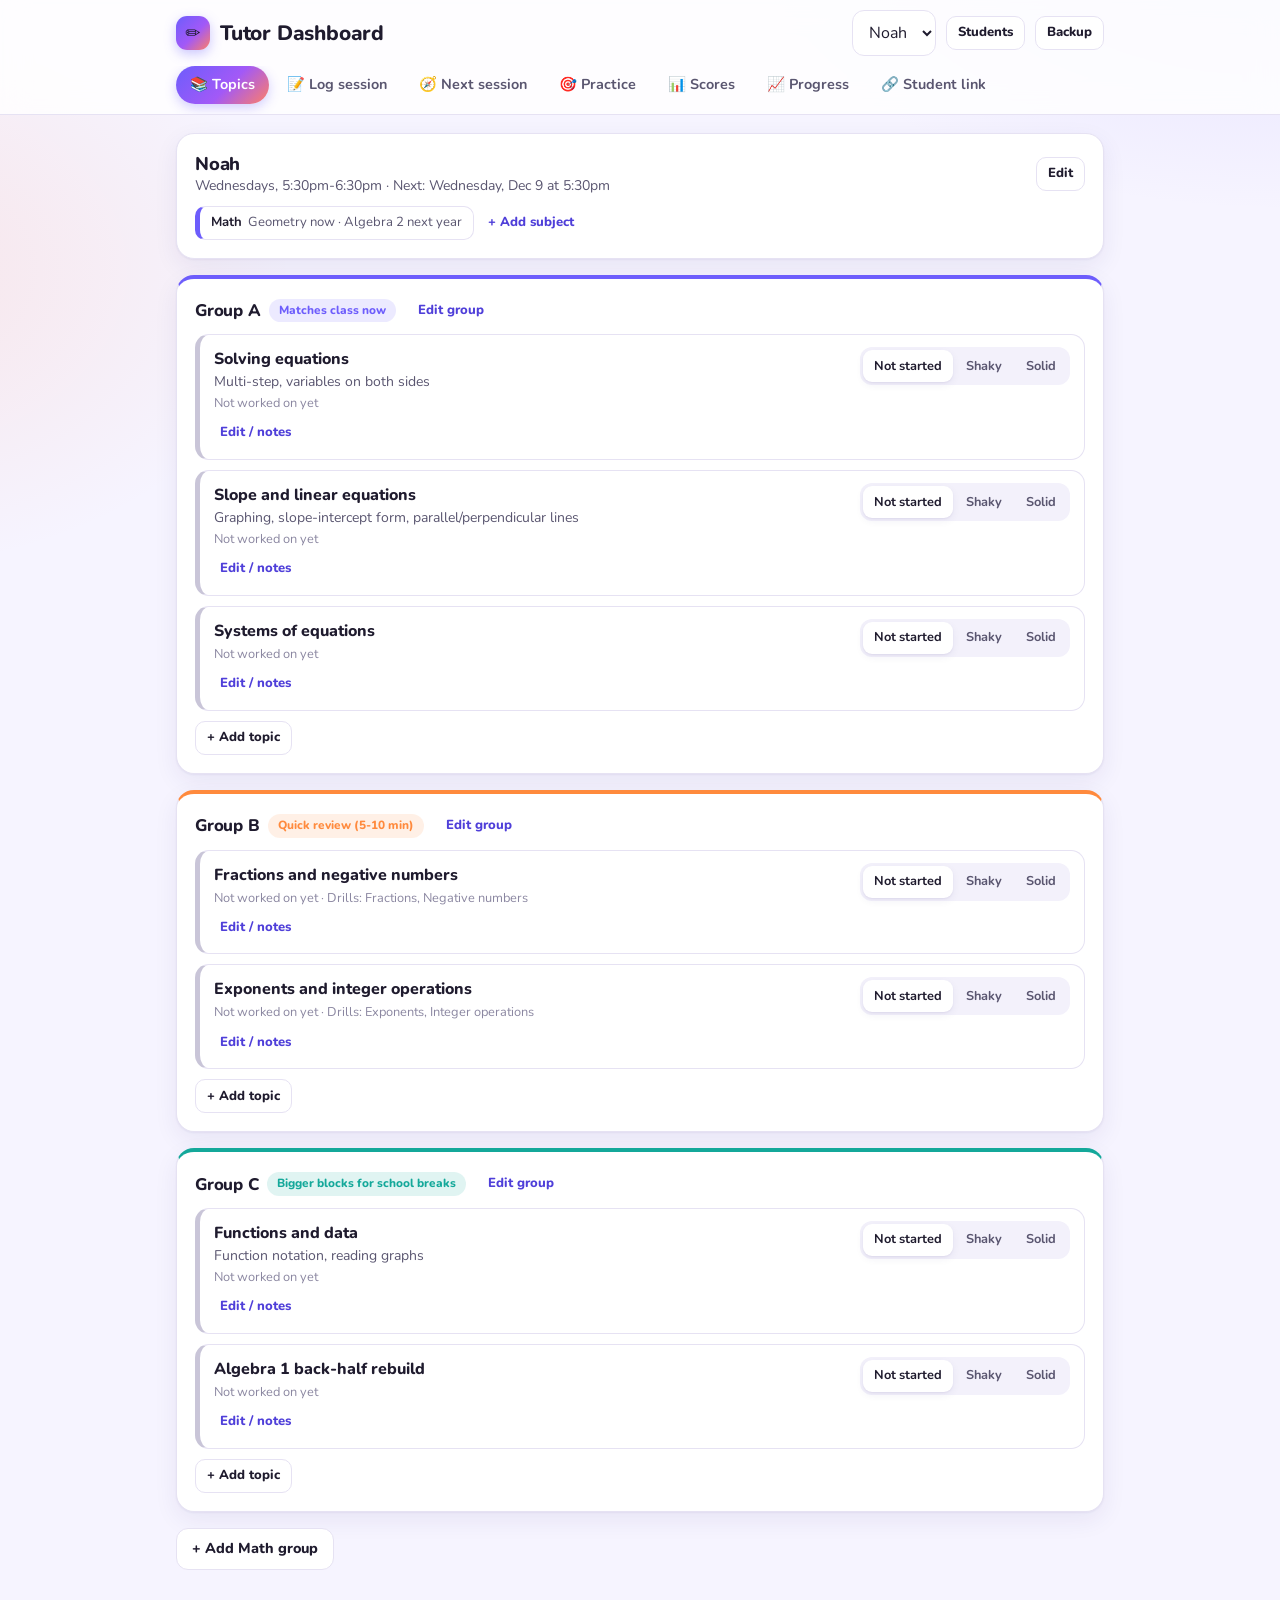
<file: index.html>
<!doctype html>
<html lang="en">
<head>
  <meta charset="utf-8">
  <meta name="viewport" content="width=device-width, initial-scale=1">
  <meta name="theme-color" content="#6d5dfc">
  <title>Tutor Dashboard</title>
  <link rel="preconnect" href="https://fonts.googleapis.com">
  <link rel="preconnect" href="https://fonts.gstatic.com" crossorigin>
  <link rel="stylesheet" href="https://fonts.googleapis.com/css2?family=Nunito:wght@400;600;700;800;900&display=swap">
  <link rel="stylesheet" href="css/style.css">
</head>
<body>
  <header class="topbar">
    <div class="topbar-inner">
      <h1><span class="logo" aria-hidden="true">✏️</span>Tutor Dashboard</h1>
      <select id="studentPicker" aria-label="Choose student" style="width:auto;max-width:180px"></select>
      <button class="btn small" data-act="goRoster">Students</button>
      <button class="btn small" data-act="goBackup">Backup</button>
    </div>
    <nav class="tabs" id="tabs" aria-label="Sections"></nav>
  </header>

  <main class="wrap" id="view"></main>

  <dialog id="dlg"><form method="dialog" id="dlgForm"></form></dialog>

  <script src="js/common.js"></script>
  <script src="js/tutor.js"></script>
</body>
</html>
</file>
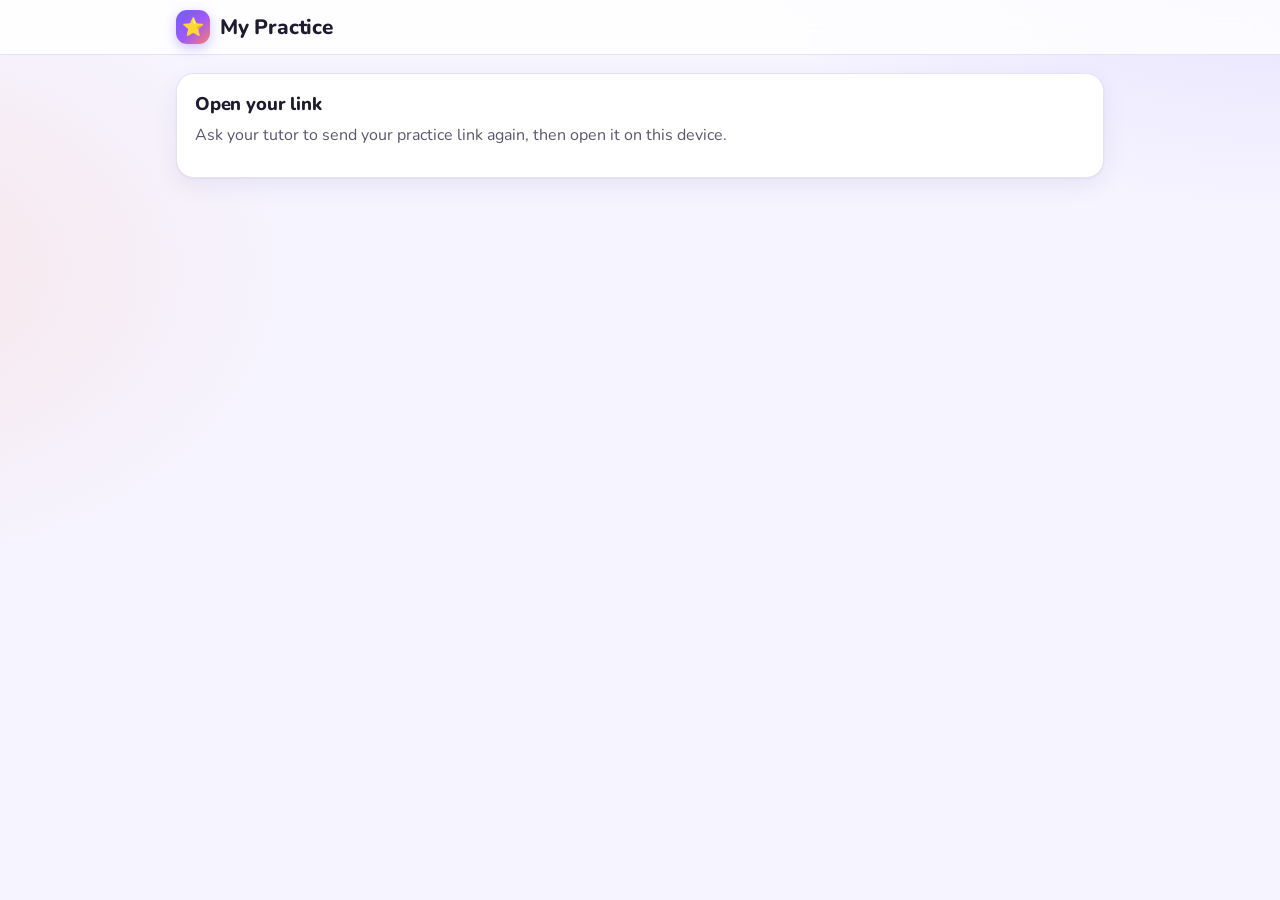
<file: student.html>
<!doctype html>
<html lang="en">
<head>
  <meta charset="utf-8">
  <meta name="viewport" content="width=device-width, initial-scale=1">
  <meta name="theme-color" content="#6d5dfc">
  <meta name="robots" content="noindex">
  <title>My Practice</title>
  <link rel="preconnect" href="https://fonts.googleapis.com">
  <link rel="preconnect" href="https://fonts.gstatic.com" crossorigin>
  <link rel="stylesheet" href="https://fonts.googleapis.com/css2?family=Nunito:wght@400;600;700;800;900&display=swap">
  <link rel="stylesheet" href="css/style.css">
</head>
<body>
  <header class="topbar">
    <div class="topbar-inner"><h1><span class="logo" aria-hidden="true">⭐</span><span id="title">My Practice</span></h1></div>
  </header>
  <main class="wrap" id="view"></main>

  <script src="js/common.js"></script>
  <script src="js/drills.js"></script>
  <script src="js/student.js"></script>
</body>
</html>
</file>
<file: css/style.css>
:root {
  color-scheme: light;
  --bg: #f6f4ff;
  --bg-glow-1: rgba(139, 125, 255, .18);
  --bg-glow-2: rgba(255, 138, 101, .14);
  --surface: #ffffff;
  --surface-2: #f3f1fb;
  --border: #e6e2f3;
  --text: #1f1b2e;
  --text-2: #5a5670;
  --text-3: #8b87a1;
  --accent: #6d5dfc;
  --accent-ink: #4f3fd9;
  --accent-soft: #eeebff;
  --brand: linear-gradient(135deg, #6d5dfc 0%, #a259f7 55%, #ff7f66 100%);
  --danger: #d6455d;
  --series-1: #2a78d6;
  --series-2: #eb6834;
  --st-none: #c9c5d8;
  --st-shaky: #fab219;
  --st-solid: #1fb36b;
  --st-shaky-ink: #8a5a00;
  --st-shaky-soft: #fff4d9;
  --st-solid-ink: #0b7a45;
  --st-solid-soft: #e0f7ea;
  --k-school: #6d5dfc;
  --k-fluency: #ff8a3d;
  --k-break: #14a89a;
  --k-other: #8b87a1;
  --subj-0: #6d5dfc;
  --subj-1: #ff7f66;
  --subj-2: #14a89a;
  --subj-3: #e0559a;
  --subj-4: #2a78d6;
  --radius: 18px;
  --shadow: 0 1px 2px rgba(40, 25, 110, .05), 0 8px 24px rgba(40, 25, 110, .07);
  --shadow-sm: 0 1px 2px rgba(40, 25, 110, .06), 0 3px 8px rgba(40, 25, 110, .06);
}
@media (prefers-color-scheme: dark) {
  :root:not([data-theme="light"]) {
    color-scheme: dark;
    --bg: #13111b;
    --bg-glow-1: rgba(139, 125, 255, .14);
    --bg-glow-2: rgba(255, 138, 101, .08);
    --surface: #1d1a28;
    --surface-2: #272336;
    --border: #353048;
    --text: #f3f1fa;
    --text-2: #c5c0da;
    --text-3: #908ba8;
    --accent: #8b7dff;
    --accent-ink: #b9b0ff;
    --accent-soft: #2b2650;
    --danger: #f07386;
    --series-1: #3987e5;
    --series-2: #d95926;
    --st-none: #4d4862;
    --st-shaky-ink: #fbc34d;
    --st-shaky-soft: #3a3020;
    --st-solid-ink: #5fdc9c;
    --st-solid-soft: #183527;
    --k-school: #8b7dff;
    --k-fluency: #ff9a55;
    --k-break: #2cc4b4;
    --subj-0: #8b7dff;
    --subj-1: #ff8f78;
    --subj-2: #2cc4b4;
    --subj-3: #ef6fae;
    --subj-4: #4b97ee;
    --shadow: 0 1px 2px rgba(0, 0, 0, .3), 0 8px 24px rgba(0, 0, 0, .25);
    --shadow-sm: 0 1px 2px rgba(0, 0, 0, .3);
  }
}
:root[data-theme="dark"] {
  color-scheme: dark;
  --bg: #13111b; --bg-glow-1: rgba(139, 125, 255, .14); --bg-glow-2: rgba(255, 138, 101, .08);
  --surface: #1d1a28; --surface-2: #272336; --border: #353048;
  --text: #f3f1fa; --text-2: #c5c0da; --text-3: #908ba8;
  --accent: #8b7dff; --accent-ink: #b9b0ff; --accent-soft: #2b2650; --danger: #f07386;
  --series-1: #3987e5; --series-2: #d95926; --st-none: #4d4862;
  --st-shaky-ink: #fbc34d; --st-shaky-soft: #3a3020; --st-solid-ink: #5fdc9c; --st-solid-soft: #183527;
  --k-school: #8b7dff; --k-fluency: #ff9a55; --k-break: #2cc4b4;
  --subj-0: #8b7dff; --subj-1: #ff8f78; --subj-2: #2cc4b4; --subj-3: #ef6fae; --subj-4: #4b97ee;
  --shadow: 0 1px 2px rgba(0, 0, 0, .3), 0 8px 24px rgba(0, 0, 0, .25); --shadow-sm: 0 1px 2px rgba(0, 0, 0, .3);
}

* { box-sizing: border-box; }
html { -webkit-text-size-adjust: 100%; }
body {
  margin: 0;
  min-height: 100vh;
  background:
    radial-gradient(900px 500px at 100% -10%, var(--bg-glow-1), transparent 60%),
    radial-gradient(700px 500px at -10% 30%, var(--bg-glow-2), transparent 60%),
    var(--bg);
  background-attachment: fixed;
  color: var(--text);
  font: 16px/1.5 "Nunito", system-ui, -apple-system, "Segoe UI", Roboto, sans-serif;
}
a { color: var(--accent-ink); }
h1, h2, h3 { line-height: 1.25; margin: 0 0 .5rem; font-weight: 800; letter-spacing: -.01em; }
h1 { font-size: 1.3rem; }
h2 { font-size: 1.15rem; }
h3 { font-size: 1rem; }
p { margin: 0 0 .75rem; }
.muted { color: var(--text-2); }
.small { font-size: .875rem; }
.hidden { display: none !important; }

/* Layout */
.topbar {
  position: sticky; top: 0; z-index: 10;
  background: color-mix(in srgb, var(--surface) 82%, transparent);
  -webkit-backdrop-filter: blur(14px); backdrop-filter: blur(14px);
  border-bottom: 1px solid var(--border);
}
.topbar-inner {
  max-width: 960px; margin: 0 auto; padding: 10px 16px;
  display: flex; align-items: center; gap: 10px; flex-wrap: wrap;
}
.topbar h1 { margin: 0; flex: 1; min-width: 140px; display: flex; align-items: center; gap: 10px; }
.logo {
  width: 34px; height: 34px; border-radius: 11px; background: var(--brand); flex: none;
  display: grid; place-items: center; font-size: 18px; box-shadow: 0 4px 12px rgba(109, 93, 252, .35);
}
@media (max-width: 520px) { .topbar h1 { flex-basis: 100%; } .topbar select { flex: 1; } }
.wrap { max-width: 960px; margin: 0 auto; padding: 18px 16px 40px; }
.tabs {
  display: flex; gap: 4px; overflow-x: auto; scrollbar-width: none;
  max-width: 960px; margin: 0 auto; padding: 0 16px 10px;
}
.tabs::-webkit-scrollbar { display: none; }
.tab {
  flex: none; border: 0; background: transparent; color: var(--text-2);
  padding: 8px 14px; border-radius: 999px; font: inherit; font-size: .9rem; font-weight: 700; cursor: pointer;
  transition: background .15s, color .15s;
}
.tab:hover { background: var(--surface-2); color: var(--text); }
.tab[aria-selected="true"] { background: var(--brand); color: #fff; box-shadow: 0 4px 12px rgba(109, 93, 252, .3); }

.card {
  background: var(--surface); border: 1px solid var(--border);
  border-radius: var(--radius); padding: 18px; margin-bottom: 16px; box-shadow: var(--shadow);
}
.card-head { display: flex; align-items: center; justify-content: space-between; gap: 8px; flex-wrap: wrap; margin-bottom: 10px; }
.card-head h2, .card-head h3 { margin: 0; }
.grid-2 { display: grid; gap: 16px; grid-template-columns: 1fr; }
@media (min-width: 720px) { .grid-2 { grid-template-columns: 1fr 1fr; } }
.row { display: flex; gap: 8px; flex-wrap: wrap; align-items: center; }
.row > .grow { flex: 1; min-width: 0; }
.stack > * + * { margin-top: 8px; }

.subject-title {
  display: flex; align-items: center; gap: 10px; margin: 24px 0 12px; font-size: 1.3rem;
}
.subject-title::before {
  content: ""; width: 12px; height: 12px; border-radius: 4px; background: var(--subj, var(--accent)); transform: rotate(45deg);
}

/* Forms */
label { display: block; font-size: .85rem; font-weight: 700; color: var(--text-2); margin-bottom: 5px; }
input, select, textarea {
  width: 100%; font: inherit; font-size: 16px; color: var(--text);
  background: var(--surface); border: 1.5px solid var(--border); border-radius: 12px;
  padding: 10px 12px; transition: border-color .15s, box-shadow .15s;
}
textarea { min-height: 76px; resize: vertical; }
input:focus, select:focus, textarea:focus { outline: none; border-color: var(--accent); box-shadow: 0 0 0 4px var(--accent-soft); }
button:focus-visible, a:focus-visible { outline: 3px solid var(--accent); outline-offset: 2px; }
input[type="checkbox"] { width: 22px; height: 22px; margin: 0; accent-color: var(--accent); flex: none; padding: 0; }
.field { margin-bottom: 14px; }
.fields { display: grid; gap: 0 12px; grid-template-columns: 1fr; }
@media (min-width: 560px) { .fields { grid-template-columns: 1fr 1fr; } }
.fields .full { grid-column: 1 / -1; }

.btn {
  display: inline-flex; align-items: center; justify-content: center; gap: 6px;
  font: inherit; font-size: .9rem; font-weight: 800; cursor: pointer;
  border-radius: 12px; padding: 9px 15px; border: 1.5px solid var(--border);
  background: var(--surface); color: var(--text); text-decoration: none; min-height: 42px;
  transition: transform .1s, box-shadow .15s, background .15s, border-color .15s;
}
.btn:hover { border-color: var(--accent); color: var(--accent-ink); }
.btn:active { transform: scale(.97); }
.btn:disabled { opacity: .5; cursor: default; }
.btn.primary { background: var(--brand); border-color: transparent; color: #fff; box-shadow: 0 4px 14px rgba(109, 93, 252, .3); }
.btn.primary:hover { color: #fff; box-shadow: 0 6px 18px rgba(109, 93, 252, .4); }
.btn.danger { color: var(--danger); }
.btn.small { padding: 5px 11px; min-height: 34px; font-size: .82rem; border-radius: 10px; }
.btn.link { border: 0; background: none; padding: 4px 6px; min-height: 0; color: var(--accent-ink); box-shadow: none; }
.btn.link:hover { text-decoration: underline; }
.btn.link.danger { color: var(--danger); }
.btn.block { width: 100%; }
.chip { border-radius: 999px; }
.chip[aria-pressed="true"] { background: var(--accent-soft); color: var(--accent-ink); border-color: var(--accent); }
.subj-btn { border-left: 5px solid var(--subj, var(--accent)); }

/* Status */
.seg { display: inline-flex; background: var(--surface-2); border-radius: 12px; padding: 3px; gap: 2px; }
.seg button {
  font: inherit; font-size: .8rem; font-weight: 700; border: 0; background: transparent; color: var(--text-2);
  padding: 6px 11px; cursor: pointer; min-height: 32px; border-radius: 9px; transition: background .15s, color .15s;
}
.seg button:hover { color: var(--text); }
.seg button[aria-pressed="true"][data-s="none"] { background: var(--surface); color: var(--text); box-shadow: var(--shadow-sm); }
.seg button[aria-pressed="true"][data-s="shaky"] { background: var(--st-shaky); color: #2b1d00; box-shadow: var(--shadow-sm); }
.seg button[aria-pressed="true"][data-s="solid"] { background: var(--st-solid); color: #fff; box-shadow: var(--shadow-sm); }

.pill {
  display: inline-flex; align-items: center; gap: 5px; font-size: .76rem; font-weight: 800;
  border-radius: 999px; padding: 3px 10px; background: var(--surface-2); color: var(--text-2); white-space: nowrap;
}
.pill .dot { width: 8px; height: 8px; border-radius: 50%; background: var(--st-none); }
.pill.shaky { color: var(--st-shaky-ink); background: var(--st-shaky-soft); }
.pill.shaky .dot { background: var(--st-shaky); }
.pill.solid { color: var(--st-solid-ink); background: var(--st-solid-soft); }
.pill.solid .dot { background: var(--st-solid); }
.pill.info { background: var(--accent-soft); color: var(--accent-ink); }

/* Groups and topics */
.group { --k: var(--k-other); border-top: 4px solid var(--k); }
.group.kind-school { --k: var(--k-school); }
.group.kind-fluency { --k: var(--k-fluency); }
.group.kind-break { --k: var(--k-break); }
.group-head { display: flex; align-items: center; gap: 8px; flex-wrap: wrap; margin-bottom: 10px; }
.group-head h3 { margin: 0; font-size: 1.05rem; }
.kind-tag {
  font-size: .74rem; font-weight: 800; padding: 3px 10px; border-radius: 999px;
  color: var(--k); background: color-mix(in srgb, var(--k) 13%, transparent);
}
.topic {
  border: 1px solid var(--border); border-left: 5px solid var(--st-none); border-radius: 14px;
  padding: 12px 14px; margin-bottom: 10px; background: var(--surface);
}
.topic.st-shaky { border-left-color: var(--st-shaky); }
.topic.st-solid { border-left-color: var(--st-solid); }
.topic.log-row, .topic.gap-row { border-left-width: 1px; }
.topic.log-row:has(.log-check:checked) { border-color: var(--accent); background: var(--accent-soft); }
.topic-top { display: flex; gap: 8px; align-items: flex-start; justify-content: space-between; flex-wrap: wrap; }
.topic-name { font-weight: 800; }
.topic-meta { font-size: .8rem; color: var(--text-3); margin-top: 2px; }
details > summary { cursor: pointer; color: var(--accent-ink); font-size: .85rem; list-style: none; }
details > summary::-webkit-details-marker { display: none; }

/* Lists */
.list { list-style: none; margin: 0; padding: 0; }
.list li { padding: 12px 0; border-bottom: 1px solid var(--border); }
.list li:last-child { border-bottom: 0; }
.empty {
  color: var(--text-3); font-size: .9rem; padding: 14px; text-align: center;
  border: 1.5px dashed var(--border); border-radius: 14px; margin: 4px 0 10px;
}

/* Progress bars */
.pbar { height: 12px; background: var(--surface-2); border-radius: 999px; overflow: hidden; }
.pbar > span { display: block; height: 100%; border-radius: 999px; background: var(--brand); transition: width .6s cubic-bezier(.2, .8, .2, 1); }
.pbar.shaky > span { background: linear-gradient(90deg, #ffcf4d, var(--st-shaky)); }
.pbar.solid > span { background: linear-gradient(90deg, #4fd690, var(--st-solid)); }

/* Planner */
.plan-item { display: flex; gap: 12px; align-items: flex-start; padding: 12px 0; border-bottom: 1px solid var(--border); }
.plan-item:last-child { border-bottom: 0; }
.plan-rank {
  flex: none; width: 30px; height: 30px; border-radius: 10px; display: grid; place-items: center;
  background: var(--accent-soft); color: var(--accent-ink); font-weight: 800; font-size: .85rem;
}
.plan-item:first-of-type .plan-rank { background: var(--brand); color: #fff; }
.reasons { font-size: .8rem; color: var(--text-2); margin-top: 2px; }

/* Timeline grid */
.tl-wrap { overflow-x: auto; }
.tl { border-collapse: separate; border-spacing: 3px; font-size: .78rem; }
.tl th { font-weight: 700; color: var(--text-3); white-space: nowrap; padding: 2px 4px; }
.tl th.topic-col {
  text-align: left; color: var(--text); min-width: 120px; max-width: 200px; white-space: normal;
  position: sticky; left: 0; z-index: 2; background: var(--surface);
}
.tl td { width: 34px; min-width: 34px; height: 28px; border-radius: 7px; text-align: center; font-weight: 800; font-size: .7rem; }
.tl td.none { background: var(--surface-2); color: var(--text-3); }
.tl td.shaky { background: var(--st-shaky); color: #2b1d00; }
.tl td.solid { background: var(--st-solid); color: #fff; }
.tl td.blank { background: transparent; }
.legend { display: flex; gap: 14px; flex-wrap: wrap; font-size: .8rem; color: var(--text-2); margin-top: 10px; }
.legend span { display: inline-flex; gap: 6px; align-items: center; }
.sw { width: 12px; height: 12px; border-radius: 4px; display: inline-block; }
.sw.line { height: 3px; border-radius: 2px; }

/* Progress tab */
.tiles { display: grid; grid-template-columns: repeat(4, 1fr); gap: 10px; margin-bottom: 16px; }
@media (max-width: 560px) { .tiles { grid-template-columns: repeat(2, 1fr); } }
.tile {
  background: var(--surface); border: 1px solid var(--border); border-radius: 16px; padding: 12px 14px;
  box-shadow: var(--shadow-sm); border-top: 4px solid var(--st-none);
}
.tile b { display: block; font-size: 1.7rem; font-weight: 900; line-height: 1.15; }
.tile span { font-size: .8rem; font-weight: 700; color: var(--text-2); }
.tile.solid { border-top-color: var(--st-solid); }
.tile.solid b { color: var(--st-solid-ink); }
.tile.shaky { border-top-color: var(--st-shaky); }
.tile.shaky b { color: var(--st-shaky-ink); }
.tile.up { border-top-color: var(--accent); }
.tile.up b { color: var(--accent-ink); }
.tl td.cell { cursor: pointer; position: relative; transition: transform .1s, box-shadow .1s; }
.tl td.cell:hover, .tl td.cell:focus-visible { transform: scale(1.12); box-shadow: 0 2px 8px rgba(0, 0, 0, .18); outline: none; z-index: 1; }
.tl td.col-on { box-shadow: 0 0 0 2px var(--accent); }
.tl td.blank.col-on { background: var(--accent-soft); box-shadow: none; }
.tl td.on { box-shadow: 0 0 0 3px var(--text); transform: scale(1.12); }
.tl tr.row-on th .tl-topic { color: var(--accent-ink); text-decoration: underline; }
.tl-dot { position: absolute; top: 3px; right: 3px; width: 6px; height: 6px; border-radius: 50%; background: var(--accent); box-shadow: 0 0 0 1.5px var(--surface); display: inline-block; }
.tl-week, .tl-topic {
  font: inherit; border: 0; background: none; color: inherit; cursor: pointer; padding: 2px 4px; border-radius: 6px; text-align: left;
}
.tl-week:hover, .tl-topic:hover { background: var(--accent-soft); color: var(--accent-ink); }
.tl-week.on { background: var(--accent); color: #fff; }
.tl-topic { font-weight: 700; }
.tl-change {
  width: 100%; font: inherit; color: inherit; background: none; border: 0; padding: 0; cursor: pointer; text-align: left;
  display: flex; flex-wrap: wrap; align-items: center; justify-content: space-between; gap: 6px 10px;
}
.tl-change-name { font-weight: 700; }
.tl-change:hover .tl-change-name { color: var(--accent-ink); text-decoration: underline; }
.detail { border: 2px solid var(--accent); animation: rise-in .25s ease-out; }
@keyframes rise-in { from { opacity: 0; transform: translateY(8px); } to { opacity: 1; transform: none; } }
.tline { list-style: none; margin: 0; padding: 0 0 0 18px; position: relative; }
.tline::before { content: ""; position: absolute; left: 5px; top: 6px; bottom: 6px; width: 2px; background: var(--border); }
.tline li { position: relative; padding: 6px 0; }
.tline li::before {
  content: ""; position: absolute; left: -18px; top: 11px; width: 12px; height: 12px; border-radius: 50%;
  background: var(--st-none); box-shadow: 0 0 0 3px var(--surface);
}
.tline li.shaky::before { background: var(--st-shaky); }
.tline li.solid::before { background: var(--st-solid); }

/* Score chart */
.chart { position: relative; }
.chart svg { display: block; width: 100%; height: auto; overflow: visible; }
.chart .grid line { stroke: var(--border); }
.chart .axis text { fill: var(--text-3); font-size: 11px; }
.chart .lbl { font-size: 11px; font-weight: 700; fill: var(--text-2); }
.tip {
  position: absolute; pointer-events: none; background: var(--text); color: var(--bg);
  font-size: .8rem; padding: 6px 10px; border-radius: 8px; white-space: nowrap; transform: translate(-50%, -115%);
}
.flag {
  border-left: 5px solid var(--st-shaky); background: var(--st-shaky-soft); border-radius: 12px; padding: 12px 14px; font-size: .9rem;
}
.flag.good { border-color: var(--st-solid); background: var(--st-solid-soft); }
table.data { width: 100%; border-collapse: collapse; font-size: .875rem; }
table.data th, table.data td { text-align: left; padding: 9px 6px; border-bottom: 1px solid var(--border); }
table.data th { color: var(--text-3); font-weight: 700; font-size: .8rem; }

/* Student page */
.hero {
  background: var(--brand); border: 0; color: #fff; position: relative; overflow: hidden;
  box-shadow: 0 10px 30px rgba(109, 93, 252, .3);
}
.hero::after {
  content: ""; position: absolute; width: 220px; height: 220px; right: -60px; top: -80px;
  border-radius: 50%; background: rgba(255, 255, 255, .14);
}
.hero h2 { color: #fff; font-size: 1.3rem; position: relative; z-index: 1; }
.hero p { color: rgba(255, 255, 255, .9); position: relative; z-index: 1; }
.stats { display: grid; grid-template-columns: repeat(3, 1fr); gap: 8px; position: relative; z-index: 1; }
.stat {
  background: rgba(255, 255, 255, .18); border: 1px solid rgba(255, 255, 255, .25); border-radius: 14px;
  padding: 10px 6px; text-align: center; color: #fff;
}
.stat b { display: block; font-size: 1.6rem; line-height: 1.15; font-weight: 900; }
.stat span { font-size: .74rem; font-weight: 700; opacity: .92; }
.stat .ico { display: block; font-size: 1.1rem; line-height: 1; margin-bottom: 2px; }
.drill-grid { display: grid; gap: 10px; grid-template-columns: 1fr 1fr; }
.drill-btn {
  text-align: left; font: inherit; cursor: pointer; border: 1.5px solid var(--border); border-radius: 16px;
  background: var(--surface); color: var(--text); padding: 14px; transition: transform .12s, border-color .15s, box-shadow .15s;
}
.drill-btn:hover { border-color: var(--accent); transform: translateY(-2px); box-shadow: var(--shadow-sm); }
.drill-btn .ico { display: block; font-size: 1.5rem; margin-bottom: 4px; }
.drill-btn b { display: block; font-weight: 800; }
.drill-btn span { font-size: .8rem; color: var(--text-2); }
.drill-btn.rec { border-color: var(--accent); background: var(--accent-soft); }
.rec-card { border: 2px solid var(--accent); background: linear-gradient(180deg, var(--accent-soft), var(--surface) 70%); }
.rec-label { font-size: .75rem; font-weight: 800; text-transform: uppercase; letter-spacing: .05em; color: var(--accent-ink); }
.question { font-size: 1.8rem; font-weight: 900; text-align: center; padding: 22px 0 14px; font-variant-numeric: tabular-nums; }
.answer-row { display: flex; gap: 8px; }
.answer-row input { font-size: 1.25rem; text-align: center; font-weight: 700; }
.feedback { min-height: 1.6em; text-align: center; font-weight: 800; margin-top: 12px; font-size: 1.05rem; }
.feedback.ok { color: var(--st-solid-ink); animation: pop .35s ease-out; }
.feedback.no { color: var(--text-2); }
@keyframes pop { 0% { transform: scale(.6); opacity: 0; } 60% { transform: scale(1.15); } 100% { transform: scale(1); opacity: 1; } }
.celebrate { text-align: center; }
.celebrate .big { font-size: 3.2rem; line-height: 1; animation: pop .5s ease-out; display: block; margin-bottom: 6px; }
.conf { display: grid; grid-template-columns: repeat(5, 1fr); gap: 6px; }
.conf button {
  font: inherit; font-size: .74rem; font-weight: 700; border: 1.5px solid var(--border); border-radius: 12px; background: var(--surface);
  color: var(--text); padding: 10px 2px; cursor: pointer; line-height: 1.2; transition: transform .1s, border-color .15s;
}
.conf button:hover { border-color: var(--accent); transform: translateY(-2px); }
.conf button b { display: block; font-size: 1.4rem; margin-bottom: 3px; }

.toast {
  position: fixed; left: 50%; bottom: 22px; transform: translateX(-50%); z-index: 50;
  background: var(--text); color: var(--bg); padding: 11px 18px; border-radius: 999px; font-size: .9rem; font-weight: 700;
  box-shadow: 0 8px 24px rgba(0, 0, 0, .2); max-width: calc(100% - 32px); text-align: center; animation: rise .25s ease-out;
}
@keyframes rise { from { transform: translate(-50%, 12px); opacity: 0; } to { transform: translate(-50%, 0); opacity: 1; } }
.code-box { font-family: ui-monospace, Menlo, Consolas, monospace; font-size: .8rem; word-break: break-all; }

dialog {
  border: 0; border-radius: 22px; background: var(--surface); color: var(--text);
  padding: 20px; width: min(560px, calc(100% - 32px)); max-height: calc(100% - 32px); box-shadow: 0 20px 60px rgba(20, 10, 60, .3);
}
dialog::backdrop { background: rgba(25, 18, 50, .45); -webkit-backdrop-filter: blur(3px); backdrop-filter: blur(3px); }

@media (prefers-reduced-motion: reduce) { *, *::before, *::after { animation: none !important; transition: none !important; } }
@media print { .topbar, .tabs, .btn { display: none !important; } }
</file>
